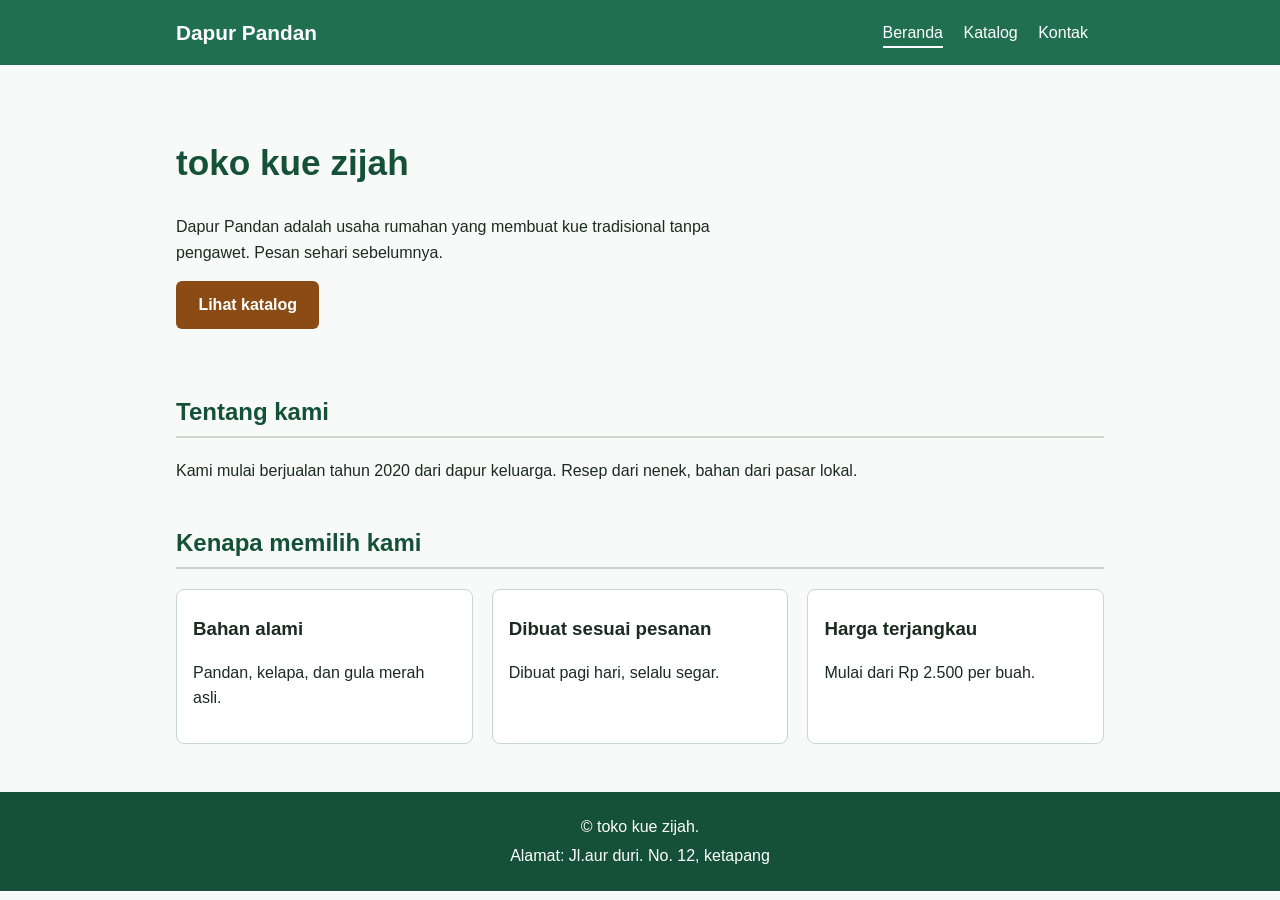
<file: index.html>
<!DOCTYPE html>
<html lang="id">
<head>
  <meta charset="UTF-8">
  <meta name="viewport" content="width=device-width, initial-scale=1.0">
  <title>Dapur Pandan - Beranda</title>
  <meta name="description" content="toko kue zijah
  .">
  <link rel="stylesheet" href="style.css">
</head>
<body>
  <a href="#main" class="skip-link">Lewati ke konten utama</a>
  <header>
    <div class="bar">
      <p class="logo">Dapur Pandan</p>
      <nav aria-label="Navigasi utama">
        <a href="index.html" aria-current="page">Beranda</a>
        <a href="katalog.html">Katalog</a>
        <a href="katalog.html#kontak">Kontak</a>
      </nav>
    </div>
  </header>

  <main id="main">
    <section class="hero" aria-labelledby="judul">
      <h1 id="judul">toko kue zijah</h1>
      <p>Dapur Pandan adalah usaha rumahan yang membuat kue tradisional tanpa pengawet. Pesan sehari sebelumnya.</p>
      <a class="button" href="katalog.html">Lihat katalog</a>
    </section>

    <section aria-labelledby="tentang">
      <h2 id="tentang">Tentang kami</h2>
      <p>Kami mulai berjualan tahun 2020 dari dapur keluarga. Resep dari nenek, bahan dari pasar lokal.</p>
    </section>

    <section aria-labelledby="keunggulan">
      <h2 id="keunggulan">Kenapa memilih kami</h2>
      <div class="grid">
        <article><h3>Bahan alami</h3><p>Pandan, kelapa, dan gula merah asli.</p></article>
        <article><h3>Dibuat sesuai pesanan</h3><p>Dibuat pagi hari, selalu segar.</p></article>
        <article><h3>Harga terjangkau</h3><p>Mulai dari Rp 2.500 per buah.</p></article>
      </div>
    </section>
  </main>

  <footer>
    <p>&copy; toko kue zijah.</p>
    <p>Alamat: Jl.aur duri. No. 12, ketapang</p>
  </footer>
</body>
</html>
</file>
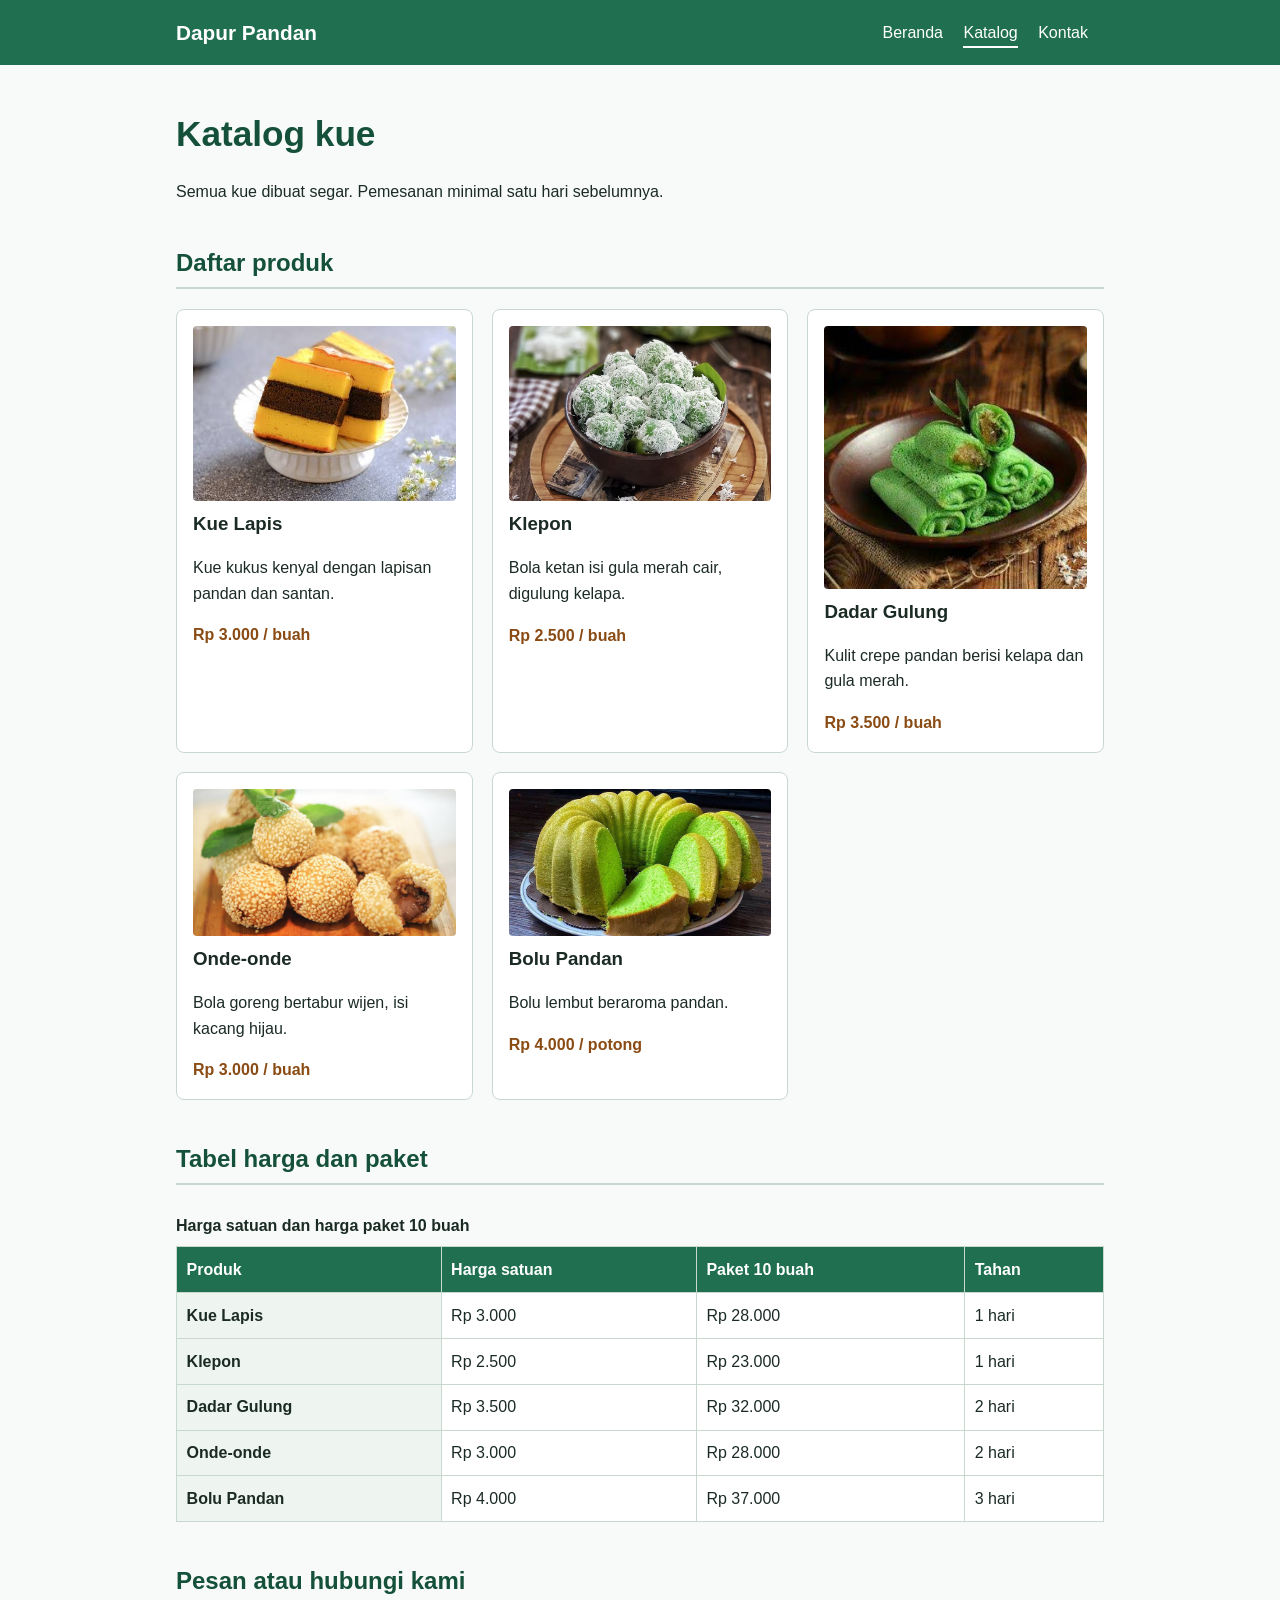
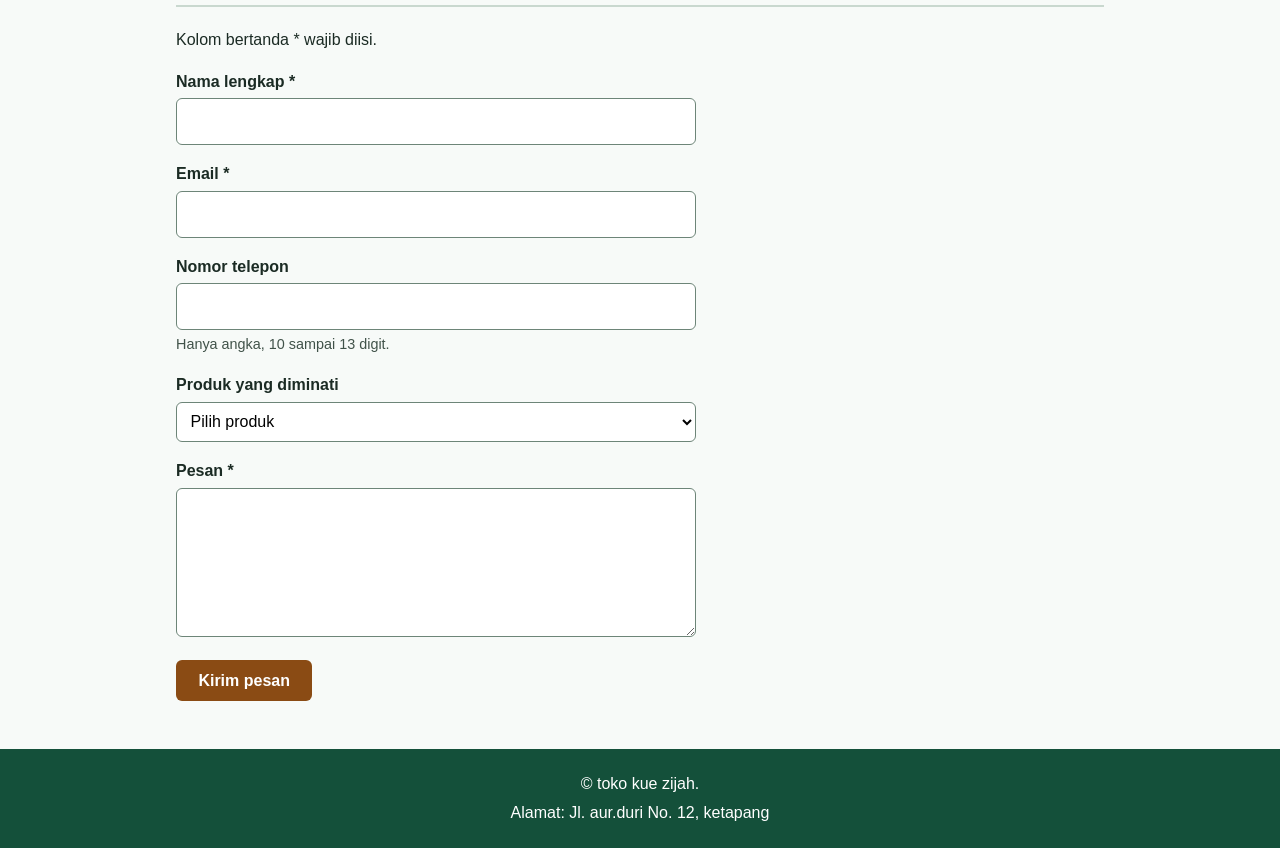
<file: katalog.html>
<!DOCTYPE html>
<html lang="id">
<head>
  <meta charset="UTF-8">
  <meta name="viewport" content="width=device-width, initial-scale=1.0">
  <title>Dapur Pandan - Katalog</title>
  <meta name="description" content="Daftar kue, harga, dan form pemesanan Dapur Pandan.">
  <link rel="stylesheet" href="style.css">
</head>
<body>
  <a href="#main" class="skip-link">Lewati ke konten utama</a>
  <header>
    <div class="bar">
      <p class="logo">Dapur Pandan</p>
      <nav aria-label="Navigasi utama">
        <a href="index.html">Beranda</a>
        <a href="katalog.html" aria-current="page">Katalog</a>
        <a href="katalog.html#kontak">Kontak</a>
      </nav>
    </div>
  </header>

  <main id="main">
    <h1>Katalog kue</h1>
    <p>Semua kue dibuat segar. Pemesanan minimal satu hari sebelumnya.</p>

    <section aria-labelledby="produk">
      <h2 id="produk">Daftar produk</h2>
      <div class="grid">
        <article>
          <img src="images/kue_lapis.jpg" alt="Kue lapis hijau dan putih tersusun berlapis" width="600" height="400">
          <h3>Kue Lapis</h3>
          <p>Kue kukus kenyal dengan lapisan pandan dan santan.</p>
          <p class="harga">Rp 3.000 / buah</p>
        </article>
        <article>
          <img src="images/klepon.jpg
          " alt="Klepon, bola ketan hijau bertabur kelapa parut" width="600" height="400">
          <h3>Klepon</h3>
          <p>Bola ketan isi gula merah cair, digulung kelapa.</p>
          <p class="harga">Rp 2.500 / buah</p>
        </article>
        <article>
          <img src="images/dadar-gulung.jpg" alt="Dadar gulung, kulit crepe hijau berisi kelapa manis" width="600" height="400">
          <h3>Dadar Gulung</h3>
          <p>Kulit crepe pandan berisi kelapa dan gula merah.</p>
          <p class="harga">Rp 3.500 / buah</p>
        </article>
        <article>
          <img src="images/onde-onde.jpeg" alt="Onde-onde, bola goreng bertabur wijen" width="600" height="400">
          <h3>Onde-onde</h3>
          <p>Bola goreng bertabur wijen, isi kacang hijau.</p>
          <p class="harga">Rp 3.000 / buah</p>
        </article>
        <article>
          <img src="images/bolu-pandan.jpg" alt="Bolu pandan berbentuk cincin hijau,sebagian sudah dipotong" width="600" height="400">
          <h3>Bolu Pandan</h3>
          <p>Bolu lembut beraroma pandan.</p>
          <p class="harga">Rp 4.000 / potong</p>
        </article>
      </div>
    </section>

    <section aria-labelledby="tabel-harga">
      <h2 id="tabel-harga">Tabel harga dan paket</h2>
      <div class="table-wrap">
        <table>
          <caption>Harga satuan dan harga paket 10 buah</caption>
          <thead>
            <tr>
              <th scope="col">Produk</th>
              <th scope="col">Harga satuan</th>
              <th scope="col">Paket 10 buah</th>
              <th scope="col">Tahan</th>
            </tr>
          </thead>
          <tbody>
            <tr><th scope="row">Kue Lapis</th><td>Rp 3.000</td><td>Rp 28.000</td><td>1 hari</td></tr>
            <tr><th scope="row">Klepon</th><td>Rp 2.500</td><td>Rp 23.000</td><td>1 hari</td></tr>
            <tr><th scope="row">Dadar Gulung</th><td>Rp 3.500</td><td>Rp 32.000</td><td>2 hari</td></tr>
            <tr><th scope="row">Onde-onde</th><td>Rp 3.000</td><td>Rp 28.000</td><td>2 hari</td></tr>
            <tr><th scope="row">Bolu Pandan</th><td>Rp 4.000</td><td>Rp 37.000</td><td>3 hari</td></tr>
          </tbody>
        </table>
      </div>
    </section>

    <section aria-labelledby="kontak">
      <h2 id="kontak">Pesan atau hubungi kami</h2>
      <p>Kolom bertanda * wajib diisi.</p>
      <form action="#" method="post">
        <div class="field">
          <label for="nama">Nama lengkap *</label>
          <input type="text" id="nama" name="nama" required minlength="3" autocomplete="name">
        </div>
        <div class="field">
          <label for="email">Email *</label>
          <input type="email" id="email" name="email" required autocomplete="email">
        </div>
        <div class="field">
          <label for="telp">Nomor telepon</label>
          <input type="tel" id="telp" name="telp" pattern="[0-9]{10,13}" inputmode="numeric" autocomplete="tel" aria-describedby="telp-hint">
          <p class="hint" id="telp-hint">Hanya angka, 10 sampai 13 digit.</p>
        </div>
        <div class="field">
          <label for="produk-pilihan">Produk yang diminati</label>
          <select id="produk-pilihan" name="produk">
            <option value="">Pilih produk</option>
            <option>Kue Lapis</option>
            <option>Klepon</option>
            <option>Dadar Gulung</option>
            <option>Onde-onde</option>
            <option>Bolu Pandan</option>
          </select>
        </div>
        <div class="field">
          <label for="pesan">Pesan *</label>
          <textarea id="pesan" name="pesan" rows="5" required minlength="10"></textarea>
        </div>
        <button type="submit" class="button">Kirim pesan</button>
      </form>
    </section>
  </main>

  <footer>
    <p>&copy; toko kue zijah.</p>
    <p>Alamat: Jl. aur.duri No. 12, ketapang</p>
  </footer>
</body>
</html>
</file>
<file: style.css>
:root {
  --bg: #f7faf8; --text: #1b2b24; --pandan: #1f6f50;
  --pandan-dark: #14503a; --gula: #8a4b14; --line: #c9d8cf; --white: #fff;
}
* { box-sizing: border-box; }
body { margin: 0; font-family: "Segoe UI", Arial, sans-serif; line-height: 1.6; color: var(--text); background: var(--bg); }
.skip-link { position: absolute; left: -999px; top: 0; background: var(--gula); color: var(--white); padding: 0.6rem 1rem; z-index: 10; }
.skip-link:focus { left: 0.5rem; top: 0.5rem; }
a { color: var(--pandan-dark); }
a:focus-visible, button:focus-visible, input:focus-visible,
select:focus-visible, textarea:focus-visible { outline: 3px solid var(--gula); outline-offset: 2px; }
header { background: var(--pandan); color: var(--white); }
.bar { max-width: 960px; margin: 0 auto; padding: 1rem; display: flex; flex-wrap: wrap; gap: 1rem; justify-content: space-between; align-items: center; }
.logo { font-size: 1.3rem; font-weight: 700; margin: 0; }
nav a { color: var(--white); margin-right: 1rem; text-decoration: none; padding: 0.3rem 0; border-bottom: 2px solid transparent; }
nav a:hover, nav a[aria-current="page"] { border-bottom-color: var(--white); }
main { max-width: 960px; margin: 0 auto; padding: 1.5rem 1rem 3rem; }
h1 { font-size: 2.2rem; line-height: 1.2; color: var(--pandan-dark); }
h2 { margin-top: 2.5rem; color: var(--pandan-dark); border-bottom: 2px solid var(--line); padding-bottom: 0.3rem; }
h3 { margin: 0.5rem 0 0.2rem; }
.hero { padding: 1.5rem 0; max-width: 60ch; }
.button { display: inline-block; background: var(--gula); color: var(--white); padding: 0.7rem 1.4rem; border-radius: 6px; text-decoration: none; font-weight: 600; border: 0; font-size: 1rem; cursor: pointer; }
.button:hover { background: #6e3a0e; }
.grid { display: grid; gap: 1.2rem; grid-template-columns: repeat(auto-fit, minmax(240px, 1fr)); }
article { background: var(--white); border: 1px solid var(--line); border-radius: 8px; padding: 1rem; }
article img { width: 100%; height: auto; border-radius: 4px; display: block; }
.harga { font-weight: 700; color: var(--gula); margin: 0; }
.table-wrap { overflow-x: auto; }
table { border-collapse: collapse; width: 100%; background: var(--white); }
caption { text-align: left; font-weight: 600; padding: 0.5rem 0; }
th, td { border: 1px solid var(--line); padding: 0.6rem; text-align: left; }
thead th { background: var(--pandan); color: var(--white); }
tbody th { background: #eef5f0; }
form { max-width: 520px; }
.field { margin-bottom: 1rem; }
label { display: block; font-weight: 600; margin-bottom: 0.25rem; }
input, select, textarea { width: 100%; padding: 0.6rem; font: inherit; border: 1px solid #6d8578; border-radius: 6px; background: var(--white); }
.hint { font-size: 0.9rem; color: #405249; margin: 0.2rem 0 0; }
footer { background: var(--pandan-dark); color: var(--white); text-align: center; padding: 1.2rem 1rem; }
footer p { margin: 0.2rem 0; }
</file>
